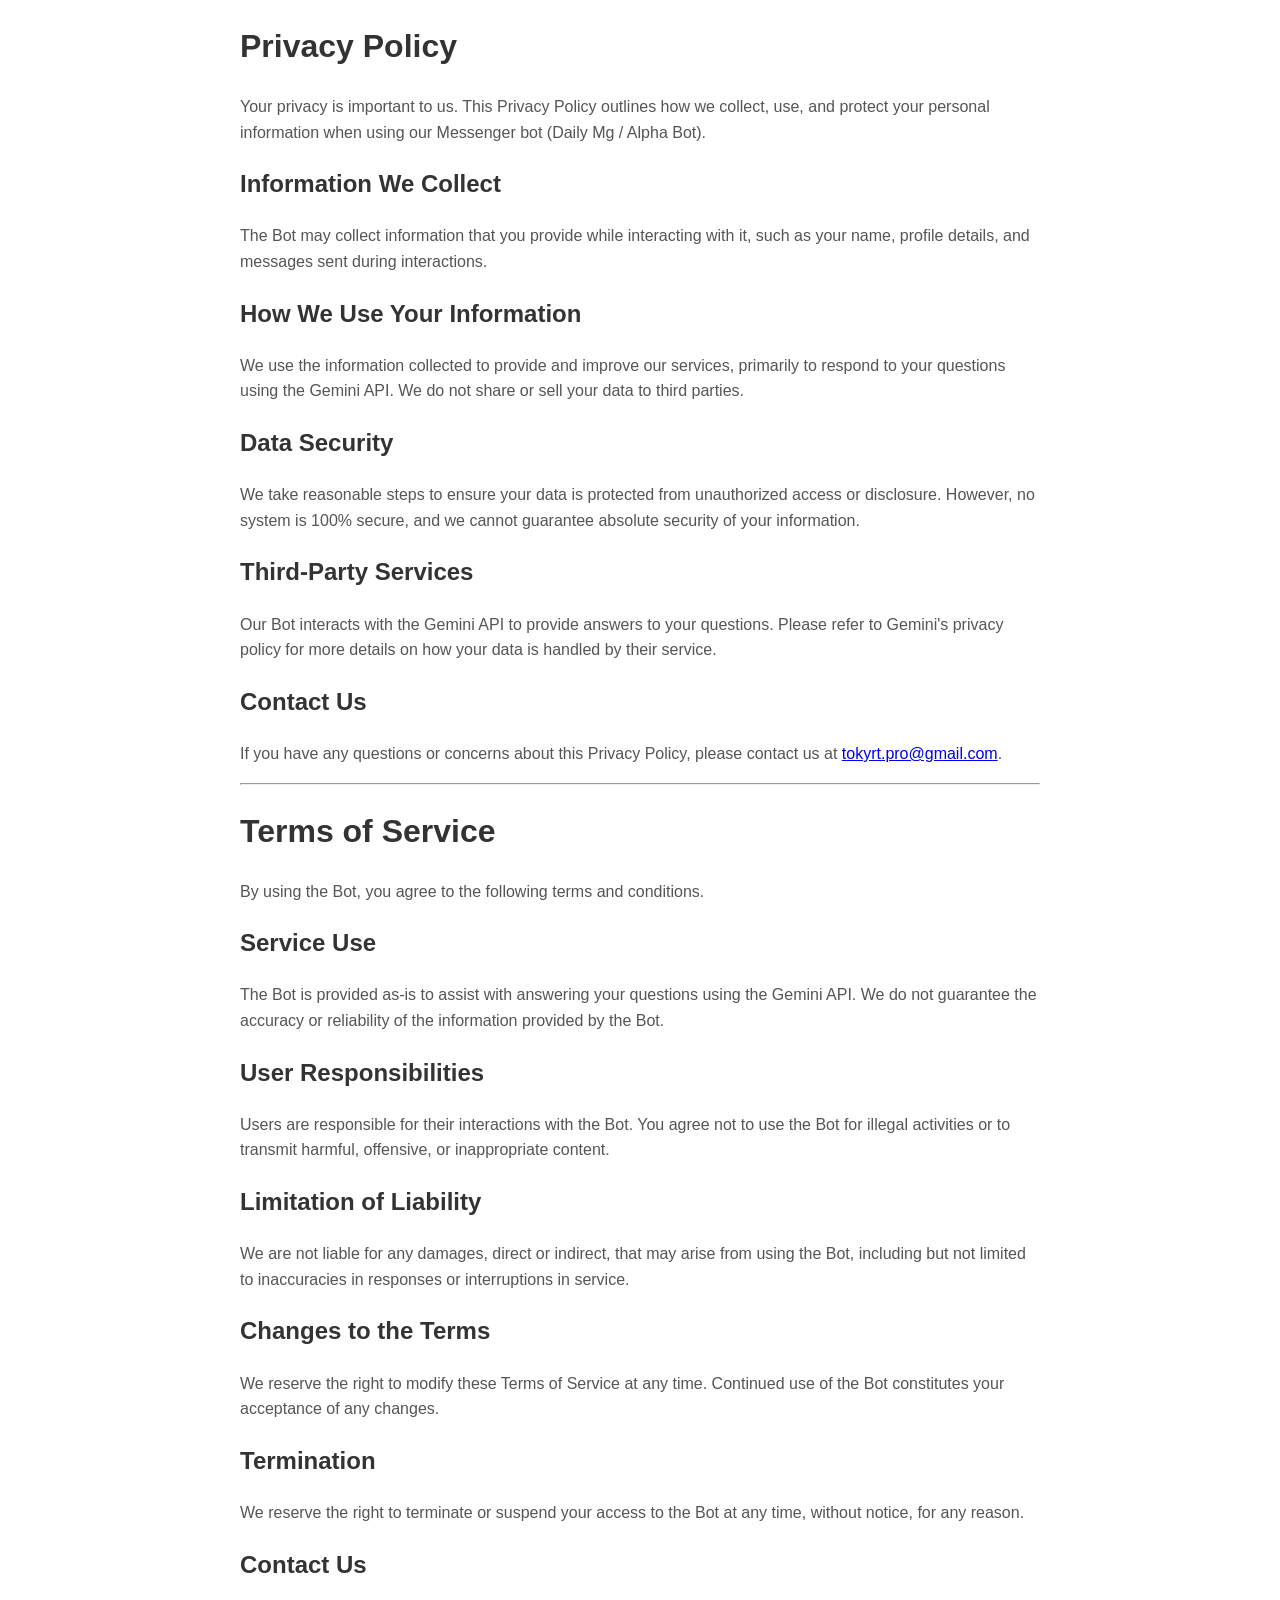
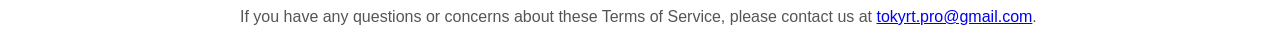
<file: privacy-police-and-terms-of-service.html>
<!DOCTYPE html>
<html lang="en">
<head>
    <meta charset="UTF-8">
    <meta name="viewport" content="width=device-width, initial-scale=1.0">
    <title>Privacy Policy & Terms of Service</title>
    <style>
        body {
            font-family: Arial, sans-serif;
            line-height: 1.6;
            margin: 20px;
        }
        h1, h2 {
            color: #333;
        }
        p {
            color: #555;
        }
        .container {
            max-width: 800px;
            margin: 0 auto;
        }
    </style>
</head>
<body>
    <div class="container">
        <h1>Privacy Policy</h1>
    <p>Your privacy is important to us. This Privacy Policy outlines how we collect, use, and protect your personal information when using our Messenger bot (Daily Mg / Alpha Bot).</p>
    
    <h2>Information We Collect</h2>
    <p>The Bot may collect information that you provide while interacting with it, such as your name, profile details, and messages sent during interactions.</p>
    
    <h2>How We Use Your Information</h2>
    <p>We use the information collected to provide and improve our services, primarily to respond to your questions using the Gemini API. We do not share or sell your data to third parties.</p>
    
    <h2>Data Security</h2>
    <p>We take reasonable steps to ensure your data is protected from unauthorized access or disclosure. However, no system is 100% secure, and we cannot guarantee absolute security of your information.</p>
    
    <h2>Third-Party Services</h2>
    <p>Our Bot interacts with the Gemini API to provide answers to your questions. Please refer to Gemini's privacy policy for more details on how your data is handled by their service.</p>
    
    <h2>Contact Us</h2>
    <p>If you have any questions or concerns about this Privacy Policy, please contact us at <a href="mailto:tokyrt.pro@gmail.com">tokyrt.pro@gmail.com</a>.</p>
    
    <hr>

    <h1>Terms of Service</h1>
    <p>By using the Bot, you agree to the following terms and conditions.</p>
    
    <h2>Service Use</h2>
    <p>The Bot is provided as-is to assist with answering your questions using the Gemini API. We do not guarantee the accuracy or reliability of the information provided by the Bot.</p>
    
    <h2>User Responsibilities</h2>
    <p>Users are responsible for their interactions with the Bot. You agree not to use the Bot for illegal activities or to transmit harmful, offensive, or inappropriate content.</p>
    
    <h2>Limitation of Liability</h2>
    <p>We are not liable for any damages, direct or indirect, that may arise from using the Bot, including but not limited to inaccuracies in responses or interruptions in service.</p>
    
    <h2>Changes to the Terms</h2>
    <p>We reserve the right to modify these Terms of Service at any time. Continued use of the Bot constitutes your acceptance of any changes.</p>
    
    <h2>Termination</h2>
    <p>We reserve the right to terminate or suspend your access to the Bot at any time, without notice, for any reason.</p>
    
    <h2>Contact Us</h2>
    <p>If you have any questions or concerns about these Terms of Service, please contact us at <a href="mailto:tokyrt.pro@gmail.com">tokyrt.pro@gmail.com</a>.</p>
    </div>
</body>
</html>
</file>
